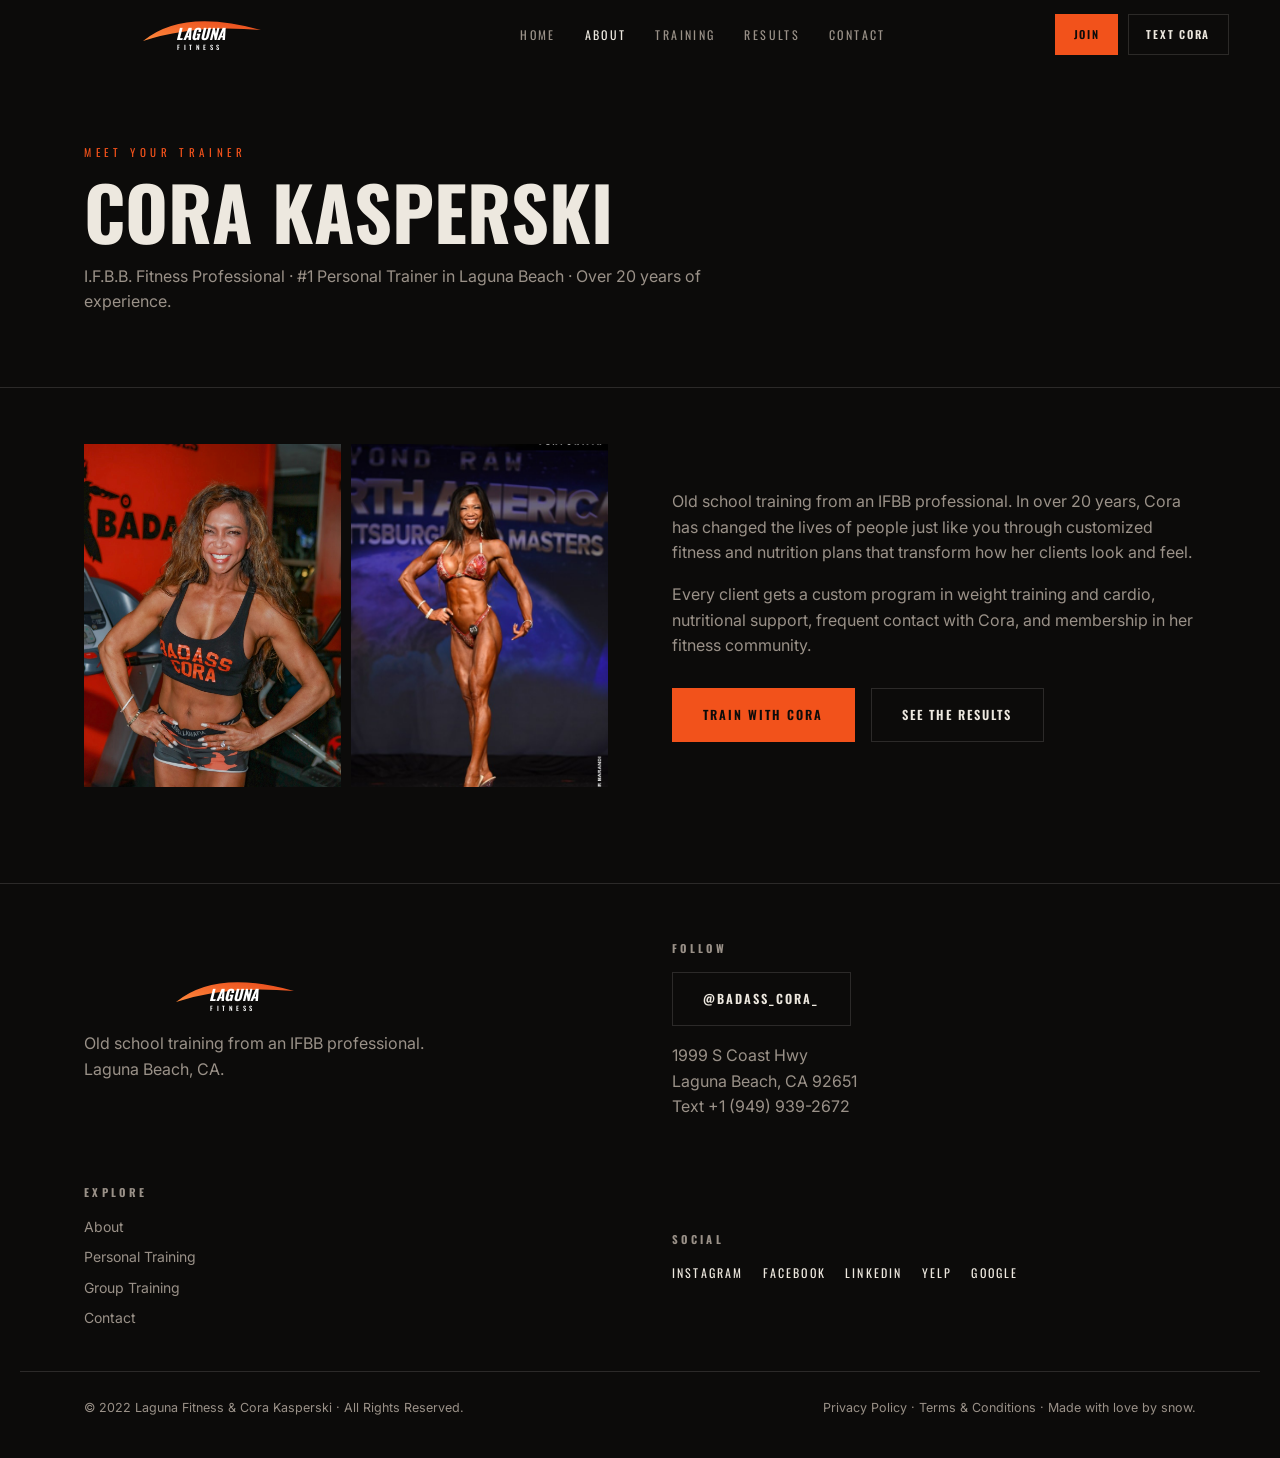
<file: about.html>
<!DOCTYPE html>
<html lang="en">
<head>
<meta charset="UTF-8"><meta name="viewport" content="width=device-width, initial-scale=1.0, viewport-fit=cover">
<title>About — Cora Kasperski | Laguna Fitness</title>
<meta name="description" content="Meet Cora Kasperski — I.F.B.B. Fitness Professional and the #1 personal trainer in Laguna Beach with over 20 years of experience.">
<link rel="icon" href='data:image/svg+xml,<svg xmlns="http://www.w3.org/2000/svg" viewBox="0 0 64 64"><path d="M4 40 Q32 4 60 30 Q28 18 4 40 Z" fill="%23F2521B"/><text x="32" y="56" text-anchor="middle" font-family="Arial" font-weight="bold" font-size="26" fill="white">L</text></svg>'>
<link rel="preconnect" href="https://fonts.googleapis.com"><link rel="preconnect" href="https://fonts.gstatic.com" crossorigin>
<link href="https://fonts.googleapis.com/css2?family=Oswald:wght@400;500;600;700&family=Inter:wght@400;500;600&display=swap" rel="stylesheet">
<link rel="stylesheet" href="styles.css"><script src="site.js" defer></script>
</head>
<body>
<svg width="0" height="0" style="position:absolute" aria-hidden="true"><symbol id="logo-lf" viewBox="0 0 264 76">
<defs><linearGradient id="lfS" x1="0" y1="1" x2="1" y2="0"><stop offset="0" stop-color="#FF8A3D"/><stop offset="1" stop-color="#E8481A"/></linearGradient></defs>
<path d="M 16 50 Q 96 -16 252 28 Q 118 16 16 50 Z" fill="url(#lfS)"/>
<text x="130" y="47" text-anchor="middle" font-family="Oswald,sans-serif" font-size="30" font-weight="700" font-style="italic" fill="#FFFFFF">LAGUNA</text>
<text x="130" y="68" text-anchor="middle" font-family="Oswald,sans-serif" font-size="13" font-weight="500" letter-spacing="7" fill="#FFFFFF">FITNESS</text>
</symbol></svg>

<nav id="nav">
  <a class="brand" href="index.html" aria-label="Laguna Fitness — home"><svg class="logo-svg" role="img" aria-label="Laguna Fitness"><use href="#logo-lf"/></svg></a>
  <div class="links">
    <a href="index.html">Home</a><a class="act" href="about.html">About</a><a href="training.html">Training</a><a href="results.html">Results</a><a href="contact.html">Contact</a>
  </div>
  <div class="nright">
    <a class="btn nav-cta" href="group.html">Join</a>
    <a class="btn ghost nav-cta" href="tel:+19499392672">Text Cora</a>
  </div>
  <button id="burger" aria-label="Menu">☰</button>
</nav>
<div id="mnav"><button id="mclose" aria-label="Close">✕</button>
  <a href="index.html">Home</a><a href="about.html">About</a><a href="training.html">Training</a><a href="results.html">Results</a><a href="contact.html">Contact</a><a href="group.html">Join</a>
  <a class="btn" href="tel:+19499392672">Text +1 (949) 939-2672</a>
</div>

<div class="phero"><div class="wrap">
  <p class="kick">Meet Your Trainer</p><h1 class="h-d">Cora Kasperski</h1>
  <p class="sub">I.F.B.B. Fitness Professional · #1 Personal Trainer in Laguna Beach · Over 20 years of experience.</p>
</div></div>

<section style="padding-top:3.5rem"><div class="wrap cols">
  <div class="imgs2 rev"><img src="assets/cora_portrait.jpg" alt="Cora Kasperski portrait" loading="lazy"><img src="assets/cora_stage.jpg" alt="Cora on the NPC stage" loading="lazy"></div>
  <div><p class="sub rev">Old school training from an IFBB professional. In over 20 years, Cora has changed the lives of people just like you through customized fitness and nutrition plans that transform how her clients look and feel.</p>
    <p class="sub rev" style="margin-top:1rem">Every client gets a custom program in weight training and cardio, nutritional support, frequent contact with Cora, and membership in her fitness community.</p>
    <div class="ctas rev"><a class="btn" href="training.html">Train With Cora</a><a class="btn ghost" href="results.html">See The Results</a></div></div>
</div></section>

<footer><div class="wrap cols">
  <div><svg class="logo-svg" role="img" aria-label="Laguna Fitness"><use href="#logo-lf"/></svg>
    <p class="sub" style="margin-top:1rem">Old school training from an IFBB professional.<br>Laguna Beach, CA.</p></div>
  <div><h4>Follow</h4><a class="btn ghost" href="https://www.instagram.com/badass_cora_/" target="_blank" rel="noopener">@Badass_Cora_</a>
    <p class="sub" style="margin-top:1.1rem">1999 S Coast Hwy<br>Laguna Beach, CA 92651<br><a href="tel:+19499392672">Text +1 (949) 939-2672</a></p></div>
  <div><h4>Explore</h4><div class="fnav"><a href="about.html">About</a><a href="training.html">Personal Training</a><a href="group.html">Group Training</a><a href="contact.html">Contact</a></div></div>
  <div><h4>Social</h4><div class="soc">
    <a href="https://www.instagram.com/badass_cora_/" target="_blank" rel="noopener">Instagram</a>
    <a href="https://www.facebook.com/badasscora" target="_blank" rel="noopener">Facebook</a>
    <a href="https://www.linkedin.com/in/corakasperski" target="_blank" rel="noopener">Linkedin</a>
    <a href="https://www.yelp.com/biz/laguna-fitness-laguna-beach" target="_blank" rel="noopener">Yelp</a>
    <a href="https://maps.google.com/?q=1999+S+Coast+Hwy+Laguna+Beach+CA+92651" target="_blank" rel="noopener">Google</a></div></div>
</div>
<div class="wrap fbot">
  <span>© 2022 Laguna Fitness &amp; Cora Kasperski · All Rights Reserved.</span>
  <span>Privacy Policy · Terms &amp; Conditions · Made with love by snow.</span>
</div></footer>
</body>
</html>
</file>
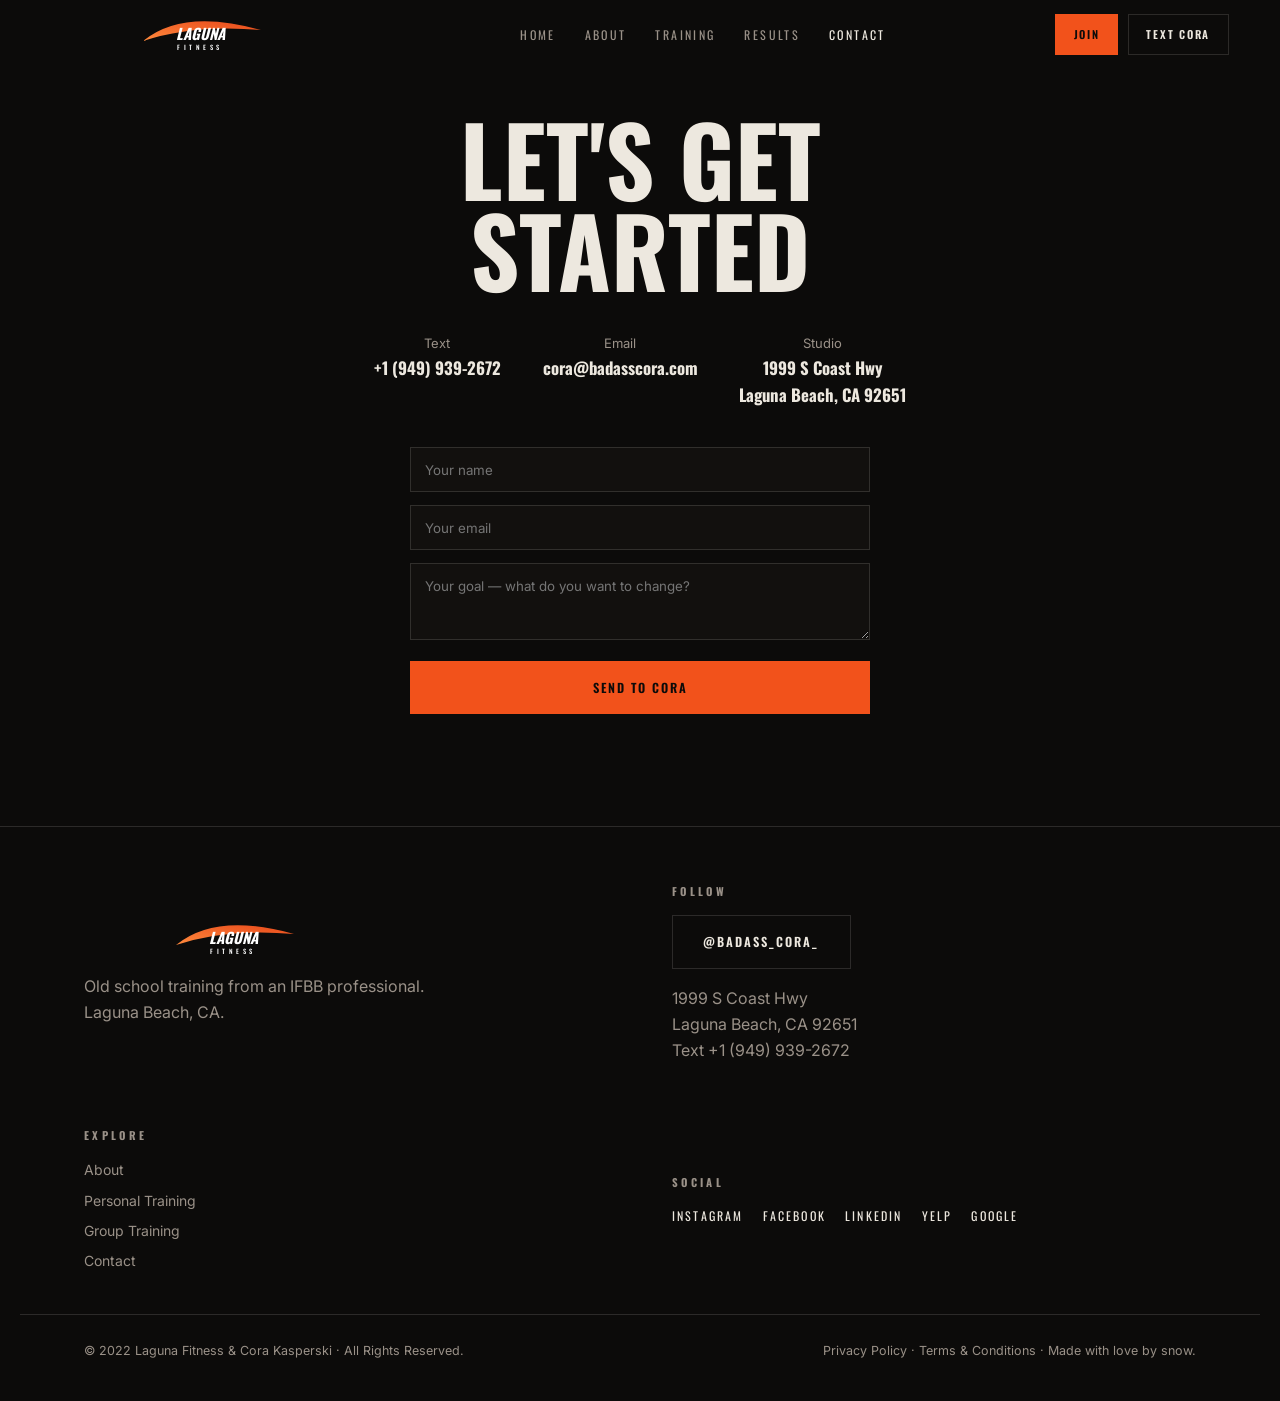
<file: contact.html>
<!DOCTYPE html>
<html lang="en">
<head>
<meta charset="UTF-8"><meta name="viewport" content="width=device-width, initial-scale=1.0, viewport-fit=cover">
<title>Contact — Laguna Fitness</title>
<meta name="description" content="Text Cora at +1 (949) 939-2672 or email cora@badasscora.com. Studio: 1999 S Coast Hwy, Laguna Beach, CA 92651.">
<link rel="icon" href='data:image/svg+xml,<svg xmlns="http://www.w3.org/2000/svg" viewBox="0 0 64 64"><path d="M4 40 Q32 4 60 30 Q28 18 4 40 Z" fill="%23F2521B"/><text x="32" y="56" text-anchor="middle" font-family="Arial" font-weight="bold" font-size="26" fill="white">L</text></svg>'>
<link rel="preconnect" href="https://fonts.googleapis.com"><link rel="preconnect" href="https://fonts.gstatic.com" crossorigin>
<link href="https://fonts.googleapis.com/css2?family=Oswald:wght@400;500;600;700&family=Inter:wght@400;500;600&display=swap" rel="stylesheet">
<link rel="stylesheet" href="styles.css"><script src="site.js" defer></script>
</head>
<body>
<svg width="0" height="0" style="position:absolute" aria-hidden="true"><symbol id="logo-lf" viewBox="0 0 264 76">
<defs><linearGradient id="lfS" x1="0" y1="1" x2="1" y2="0"><stop offset="0" stop-color="#FF8A3D"/><stop offset="1" stop-color="#E8481A"/></linearGradient></defs>
<path d="M 16 50 Q 96 -16 252 28 Q 118 16 16 50 Z" fill="url(#lfS)"/>
<text x="130" y="47" text-anchor="middle" font-family="Oswald,sans-serif" font-size="30" font-weight="700" font-style="italic" fill="#FFFFFF">LAGUNA</text>
<text x="130" y="68" text-anchor="middle" font-family="Oswald,sans-serif" font-size="13" font-weight="500" letter-spacing="7" fill="#FFFFFF">FITNESS</text>
</symbol></svg>

<nav id="nav">
  <a class="brand" href="index.html" aria-label="Laguna Fitness — home"><svg class="logo-svg" role="img" aria-label="Laguna Fitness"><use href="#logo-lf"/></svg></a>
  <div class="links">
    <a href="index.html">Home</a><a href="about.html">About</a><a href="training.html">Training</a><a href="results.html">Results</a><a class="act" href="contact.html">Contact</a>
  </div>
  <div class="nright">
    <a class="btn nav-cta" href="group.html">Join</a>
    <a class="btn ghost nav-cta" href="tel:+19499392672">Text Cora</a>
  </div>
  <button id="burger" aria-label="Menu">☰</button>
</nav>
<div id="mnav"><button id="mclose" aria-label="Close">✕</button>
  <a href="index.html">Home</a><a href="about.html">About</a><a href="training.html">Training</a><a href="results.html">Results</a><a href="contact.html">Contact</a><a href="group.html">Join</a>
  <a class="btn" href="tel:+19499392672">Text +1 (949) 939-2672</a>
</div>

<section id="contact"><div class="wrap">
  <h2 class="h-d rev">Let's Get<br>Started</h2>
  <div class="ways rev">
    <div><span>Text</span><b><a href="tel:+19499392672">+1 (949) 939-2672</a></b></div>
    <div><span>Email</span><b><a href="mailto:cora@badasscora.com">cora@badasscora.com</a></b></div>
    <div><span>Studio</span><b>1999 S Coast Hwy<br>Laguna Beach, CA 92651</b></div>
  </div>
  <form class="cform rev" id="cform">
    <input required id="fName" placeholder="Your name" autocomplete="name">
    <input required id="fEmail" type="email" placeholder="Your email" autocomplete="email">
    <textarea id="fGoal" rows="3" placeholder="Your goal — what do you want to change?"></textarea>
    <button class="btn" type="submit" style="width:100%;justify-content:center">Send To Cora</button>
  </form>
</div></section>

<footer><div class="wrap cols">
  <div><svg class="logo-svg" role="img" aria-label="Laguna Fitness"><use href="#logo-lf"/></svg>
    <p class="sub" style="margin-top:1rem">Old school training from an IFBB professional.<br>Laguna Beach, CA.</p></div>
  <div><h4>Follow</h4><a class="btn ghost" href="https://www.instagram.com/badass_cora_/" target="_blank" rel="noopener">@Badass_Cora_</a>
    <p class="sub" style="margin-top:1.1rem">1999 S Coast Hwy<br>Laguna Beach, CA 92651<br><a href="tel:+19499392672">Text +1 (949) 939-2672</a></p></div>
  <div><h4>Explore</h4><div class="fnav"><a href="about.html">About</a><a href="training.html">Personal Training</a><a href="group.html">Group Training</a><a href="contact.html">Contact</a></div></div>
  <div><h4>Social</h4><div class="soc">
    <a href="https://www.instagram.com/badass_cora_/" target="_blank" rel="noopener">Instagram</a>
    <a href="https://www.facebook.com/badasscora" target="_blank" rel="noopener">Facebook</a>
    <a href="https://www.linkedin.com/in/corakasperski" target="_blank" rel="noopener">Linkedin</a>
    <a href="https://www.yelp.com/biz/laguna-fitness-laguna-beach" target="_blank" rel="noopener">Yelp</a>
    <a href="https://maps.google.com/?q=1999+S+Coast+Hwy+Laguna+Beach+CA+92651" target="_blank" rel="noopener">Google</a></div></div>
</div>
<div class="wrap fbot">
  <span>© 2022 Laguna Fitness &amp; Cora Kasperski · All Rights Reserved.</span>
  <span>Privacy Policy · Terms &amp; Conditions · Made with love by snow.</span>
</div></footer>

<script>
document.getElementById('cform').addEventListener('submit',function(e){e.preventDefault();
location.href='mailto:cora@badasscora.com?subject='+encodeURIComponent('Training Inquiry — '+fName.value)+'&body='+encodeURIComponent('Name: '+fName.value+'\nEmail: '+fEmail.value+'\nGoal: '+fGoal.value);});
</script>
</body>
</html>
</file>
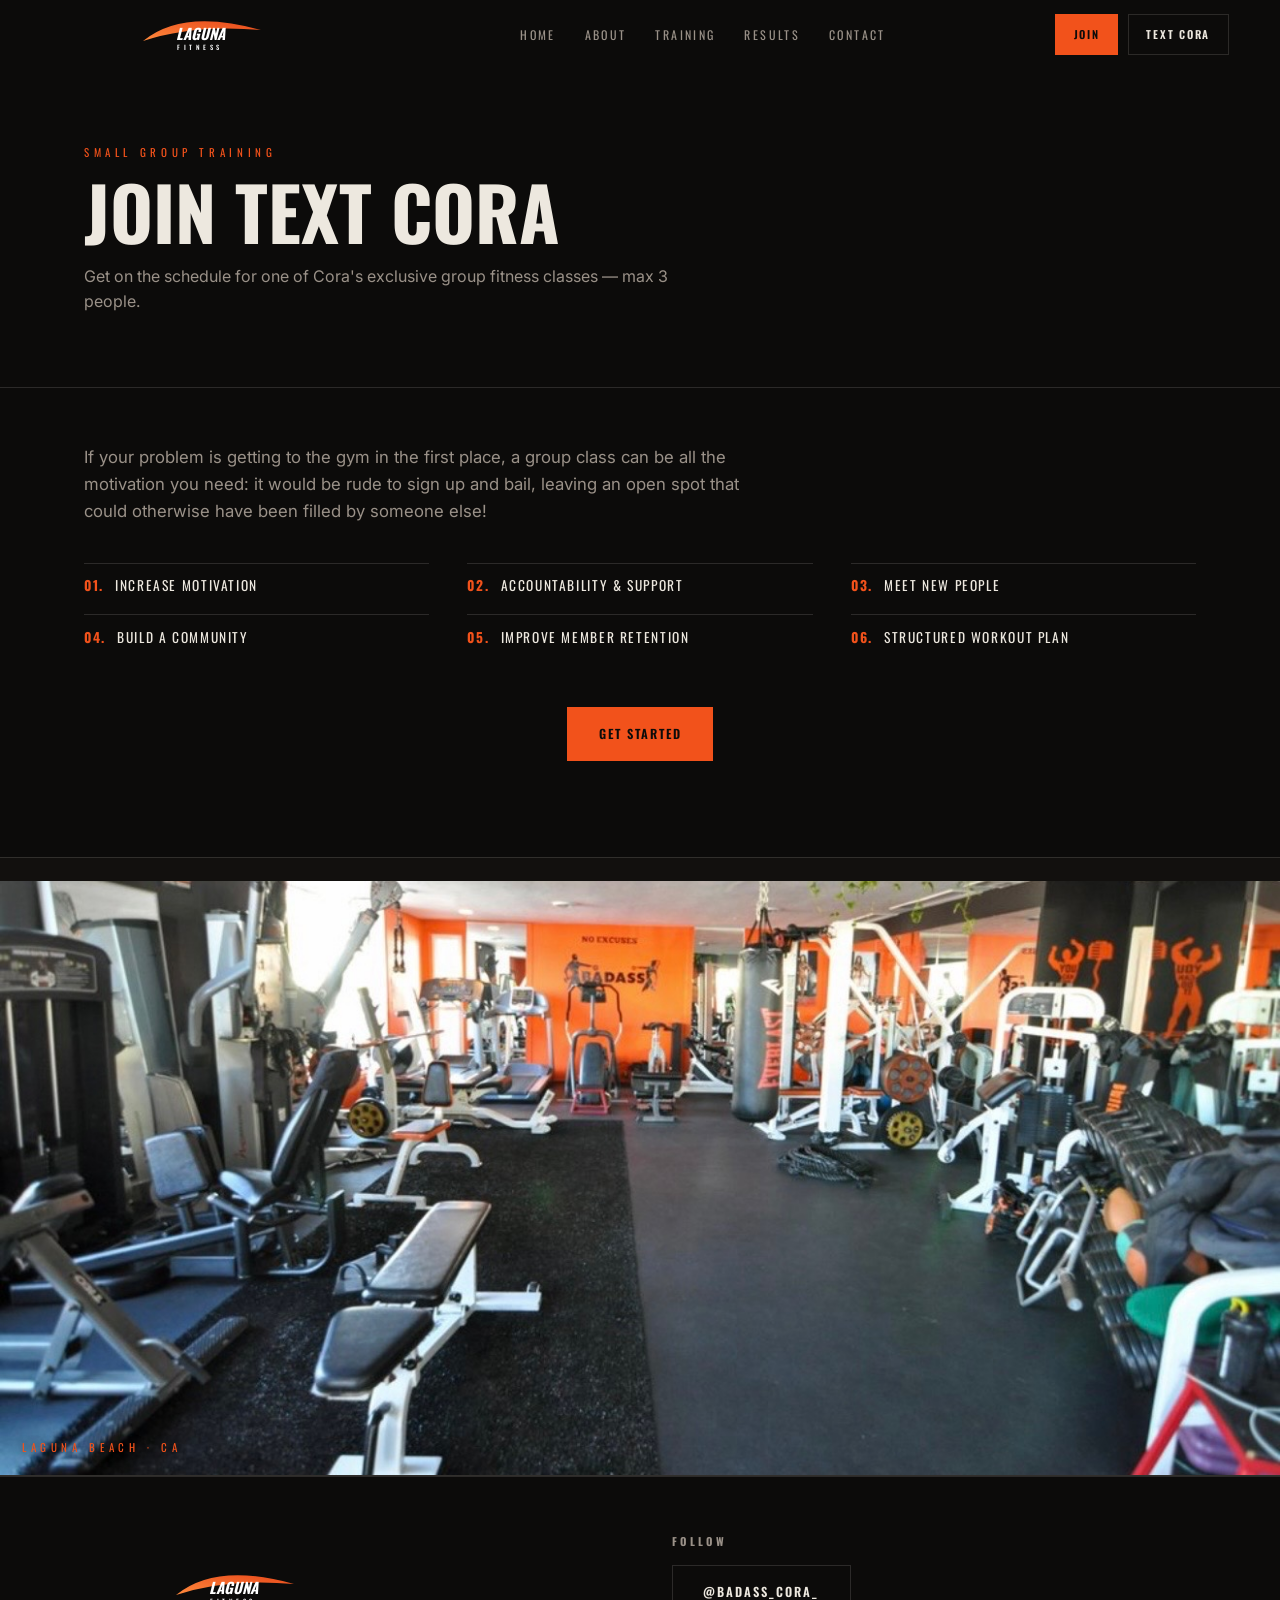
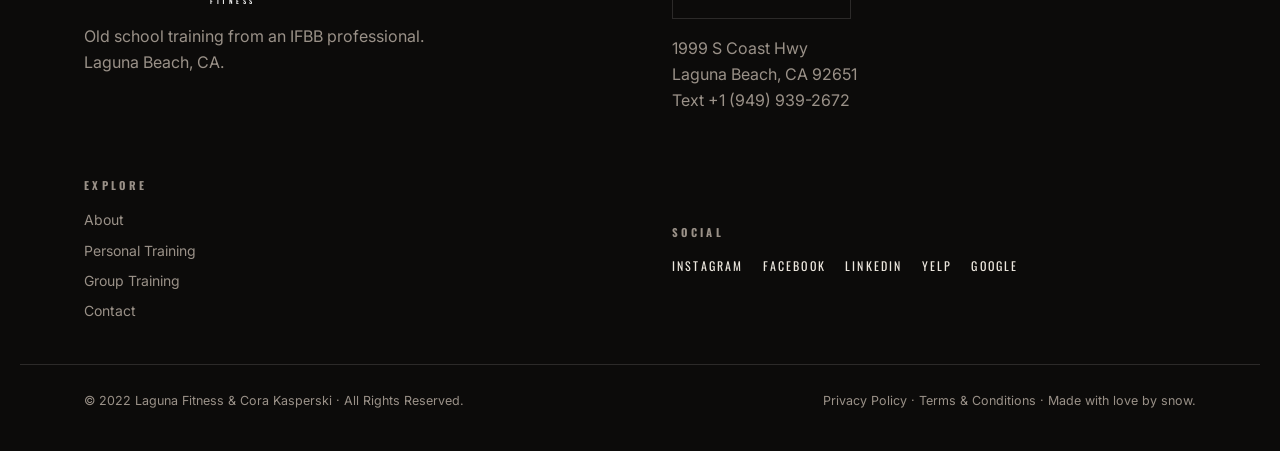
<file: group.html>
<!DOCTYPE html>
<html lang="en">
<head>
<meta charset="UTF-8"><meta name="viewport" content="width=device-width, initial-scale=1.0, viewport-fit=cover">
<title>Small Group Training — Laguna Fitness</title>
<meta name="description" content="Join one of Cora's exclusive small group fitness classes in Laguna Beach — max 3 people. Motivation, accountability, community.">
<link rel="icon" href='data:image/svg+xml,<svg xmlns="http://www.w3.org/2000/svg" viewBox="0 0 64 64"><path d="M4 40 Q32 4 60 30 Q28 18 4 40 Z" fill="%23F2521B"/><text x="32" y="56" text-anchor="middle" font-family="Arial" font-weight="bold" font-size="26" fill="white">L</text></svg>'>
<link rel="preconnect" href="https://fonts.googleapis.com"><link rel="preconnect" href="https://fonts.gstatic.com" crossorigin>
<link href="https://fonts.googleapis.com/css2?family=Oswald:wght@400;500;600;700&family=Inter:wght@400;500;600&display=swap" rel="stylesheet">
<link rel="stylesheet" href="styles.css"><script src="site.js" defer></script>
</head>
<body>
<svg width="0" height="0" style="position:absolute" aria-hidden="true"><symbol id="logo-lf" viewBox="0 0 264 76">
<defs><linearGradient id="lfS" x1="0" y1="1" x2="1" y2="0"><stop offset="0" stop-color="#FF8A3D"/><stop offset="1" stop-color="#E8481A"/></linearGradient></defs>
<path d="M 16 50 Q 96 -16 252 28 Q 118 16 16 50 Z" fill="url(#lfS)"/>
<text x="130" y="47" text-anchor="middle" font-family="Oswald,sans-serif" font-size="30" font-weight="700" font-style="italic" fill="#FFFFFF">LAGUNA</text>
<text x="130" y="68" text-anchor="middle" font-family="Oswald,sans-serif" font-size="13" font-weight="500" letter-spacing="7" fill="#FFFFFF">FITNESS</text>
</symbol></svg>

<nav id="nav">
  <a class="brand" href="index.html" aria-label="Laguna Fitness — home"><svg class="logo-svg" role="img" aria-label="Laguna Fitness"><use href="#logo-lf"/></svg></a>
  <div class="links">
    <a href="index.html">Home</a><a href="about.html">About</a><a href="training.html">Training</a><a href="results.html">Results</a><a href="contact.html">Contact</a>
  </div>
  <div class="nright">
    <a class="btn nav-cta" href="group.html">Join</a>
    <a class="btn ghost nav-cta" href="tel:+19499392672">Text Cora</a>
  </div>
  <button id="burger" aria-label="Menu">☰</button>
</nav>
<div id="mnav"><button id="mclose" aria-label="Close">✕</button>
  <a href="index.html">Home</a><a href="about.html">About</a><a href="training.html">Training</a><a href="results.html">Results</a><a href="contact.html">Contact</a><a href="group.html">Join</a>
  <a class="btn" href="tel:+19499392672">Text +1 (949) 939-2672</a>
</div>

<div class="phero"><div class="wrap">
  <p class="kick">Small Group Training</p><h1 class="h-d">Join Text Cora</h1>
  <p class="sub">Get on the schedule for one of Cora's exclusive group fitness classes — max 3 people.</p>
</div></div>

<section style="padding-top:3.5rem"><div class="wrap">
  <p class="sub rev" style="font-size:1.05rem">If your problem is getting to the gym in the first place, a group class can be all the motivation you need: it would be rude to sign up and bail, leaving an open spot that could otherwise have been filled by someone else!</p>
  <div class="bens rev">
    <div><b>01.</b>Increase Motivation</div><div><b>02.</b>Accountability &amp; Support</div><div><b>03.</b>Meet New People</div>
    <div><b>04.</b>Build A Community</div><div><b>05.</b>Improve Member Retention</div><div><b>06.</b>Structured Workout Plan</div>
  </div>
  <div style="text-align:center;margin-top:3rem" class="rev"><a class="btn" href="tel:+19499392672">Get Started</a></div>
</div></section>

<section class="alt" style="padding:0"><figure class="comm-photo"><img src="assets/studio_floor_01.jpg" alt="Group training floor at Laguna Fitness" loading="lazy"><figcaption class="kick">Laguna Beach · CA</figcaption></figure></section>

<footer><div class="wrap cols">
  <div><svg class="logo-svg" role="img" aria-label="Laguna Fitness"><use href="#logo-lf"/></svg>
    <p class="sub" style="margin-top:1rem">Old school training from an IFBB professional.<br>Laguna Beach, CA.</p></div>
  <div><h4>Follow</h4><a class="btn ghost" href="https://www.instagram.com/badass_cora_/" target="_blank" rel="noopener">@Badass_Cora_</a>
    <p class="sub" style="margin-top:1.1rem">1999 S Coast Hwy<br>Laguna Beach, CA 92651<br><a href="tel:+19499392672">Text +1 (949) 939-2672</a></p></div>
  <div><h4>Explore</h4><div class="fnav"><a href="about.html">About</a><a href="training.html">Personal Training</a><a href="group.html">Group Training</a><a href="contact.html">Contact</a></div></div>
  <div><h4>Social</h4><div class="soc">
    <a href="https://www.instagram.com/badass_cora_/" target="_blank" rel="noopener">Instagram</a>
    <a href="https://www.facebook.com/badasscora" target="_blank" rel="noopener">Facebook</a>
    <a href="https://www.linkedin.com/in/corakasperski" target="_blank" rel="noopener">Linkedin</a>
    <a href="https://www.yelp.com/biz/laguna-fitness-laguna-beach" target="_blank" rel="noopener">Yelp</a>
    <a href="https://maps.google.com/?q=1999+S+Coast+Hwy+Laguna+Beach+CA+92651" target="_blank" rel="noopener">Google</a></div></div>
</div>
<div class="wrap fbot">
  <span>© 2022 Laguna Fitness &amp; Cora Kasperski · All Rights Reserved.</span>
  <span>Privacy Policy · Terms &amp; Conditions · Made with love by snow.</span>
</div></footer>
</body>
</html>
</file>
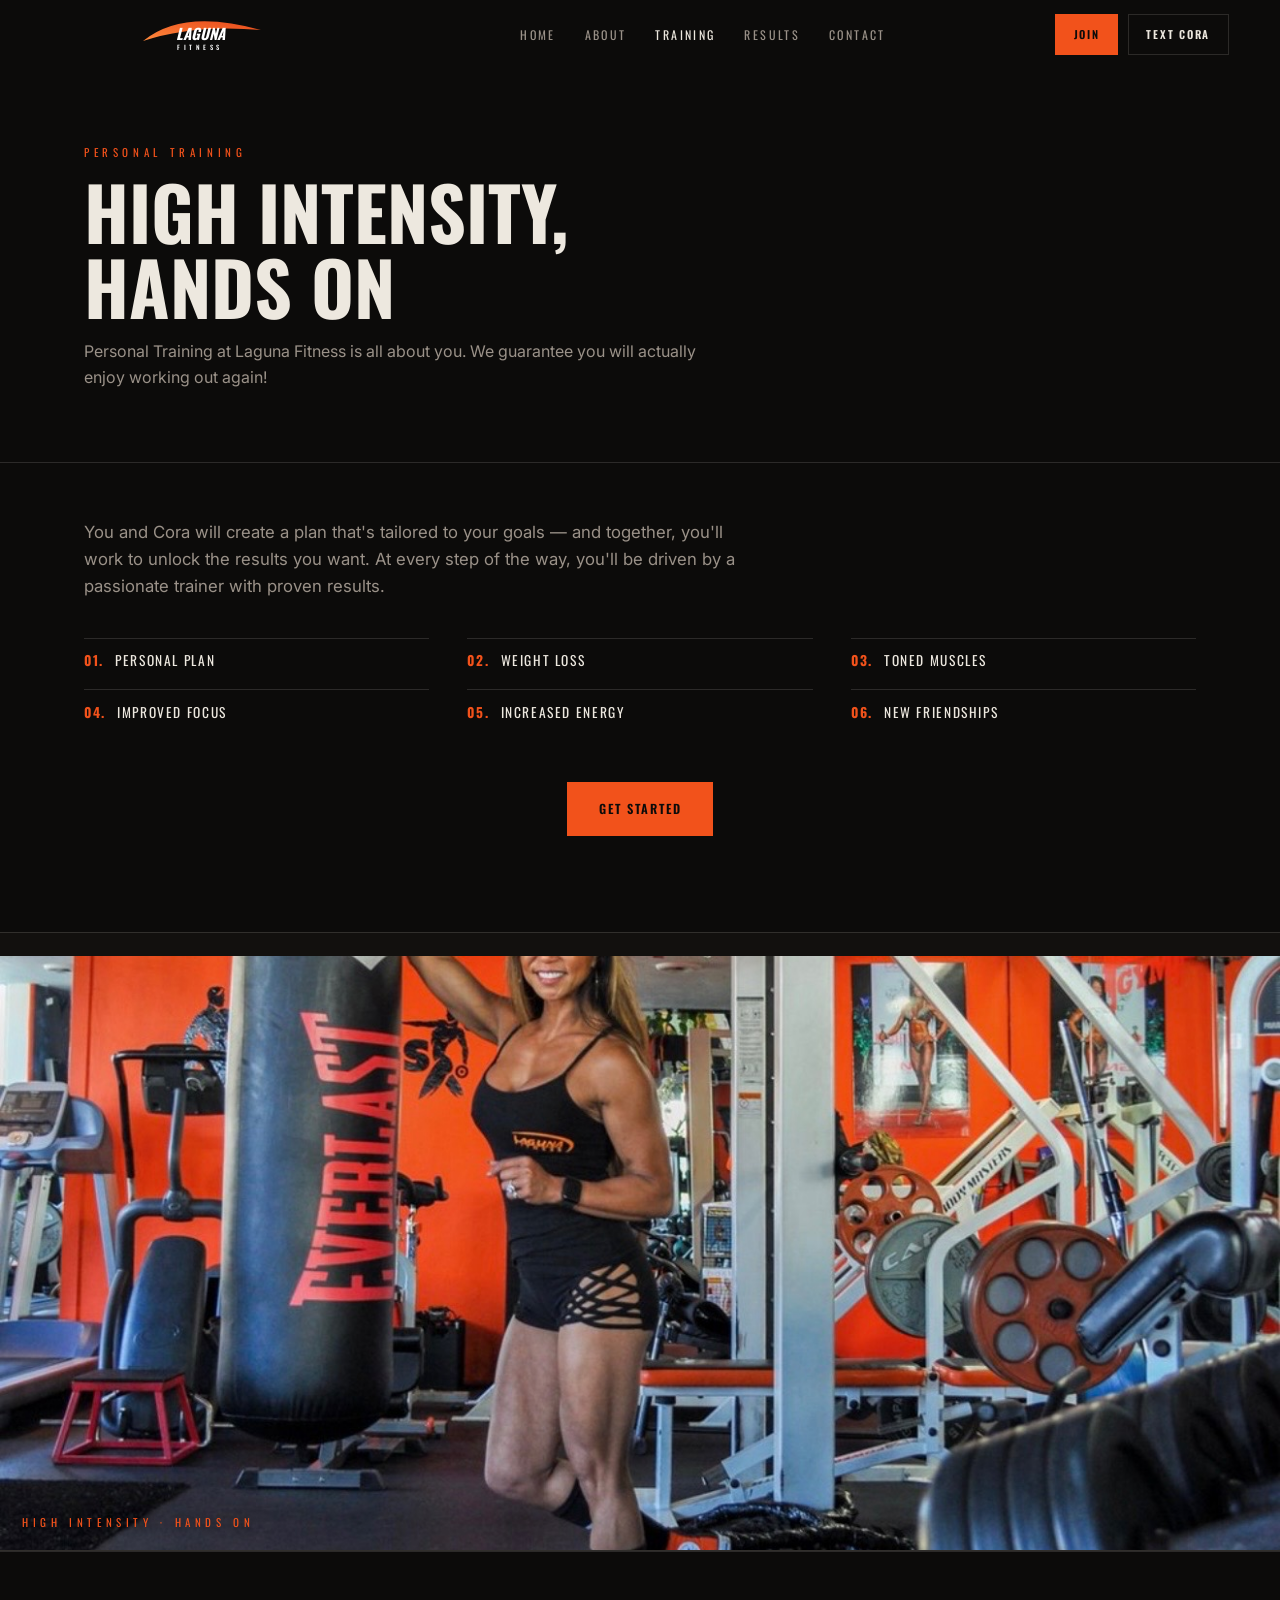
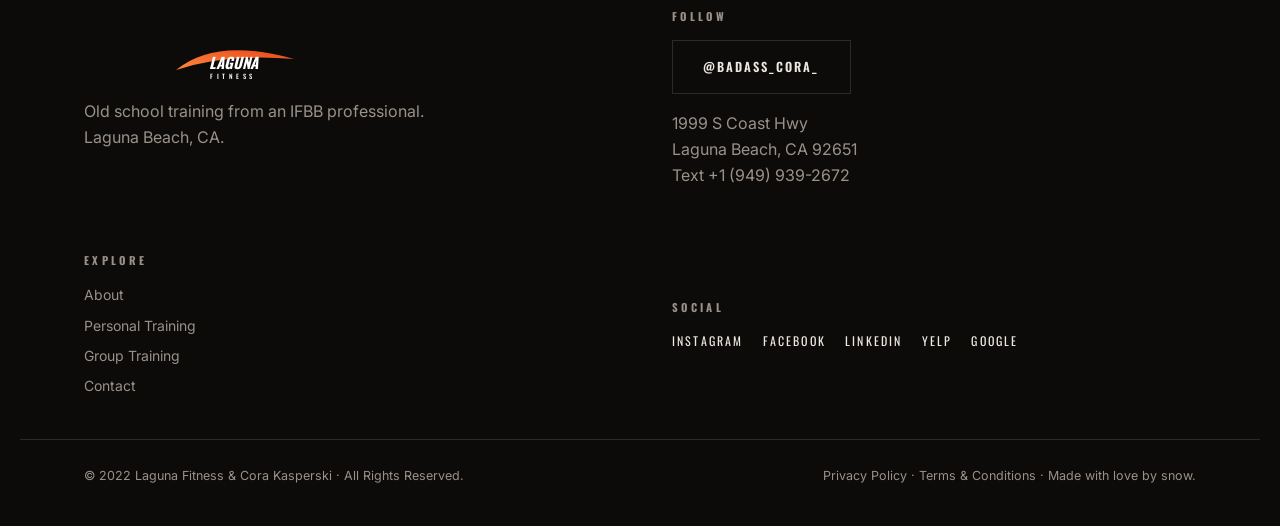
<file: training.html>
<!DOCTYPE html>
<html lang="en">
<head>
<meta charset="UTF-8"><meta name="viewport" content="width=device-width, initial-scale=1.0, viewport-fit=cover">
<title>Personal Training — Laguna Fitness</title>
<meta name="description" content="Personal training at Laguna Fitness is all about you. A plan tailored to your goals with a passionate trainer with proven results.">
<link rel="icon" href='data:image/svg+xml,<svg xmlns="http://www.w3.org/2000/svg" viewBox="0 0 64 64"><path d="M4 40 Q32 4 60 30 Q28 18 4 40 Z" fill="%23F2521B"/><text x="32" y="56" text-anchor="middle" font-family="Arial" font-weight="bold" font-size="26" fill="white">L</text></svg>'>
<link rel="preconnect" href="https://fonts.googleapis.com"><link rel="preconnect" href="https://fonts.gstatic.com" crossorigin>
<link href="https://fonts.googleapis.com/css2?family=Oswald:wght@400;500;600;700&family=Inter:wght@400;500;600&display=swap" rel="stylesheet">
<link rel="stylesheet" href="styles.css"><script src="site.js" defer></script>
</head>
<body>
<svg width="0" height="0" style="position:absolute" aria-hidden="true"><symbol id="logo-lf" viewBox="0 0 264 76">
<defs><linearGradient id="lfS" x1="0" y1="1" x2="1" y2="0"><stop offset="0" stop-color="#FF8A3D"/><stop offset="1" stop-color="#E8481A"/></linearGradient></defs>
<path d="M 16 50 Q 96 -16 252 28 Q 118 16 16 50 Z" fill="url(#lfS)"/>
<text x="130" y="47" text-anchor="middle" font-family="Oswald,sans-serif" font-size="30" font-weight="700" font-style="italic" fill="#FFFFFF">LAGUNA</text>
<text x="130" y="68" text-anchor="middle" font-family="Oswald,sans-serif" font-size="13" font-weight="500" letter-spacing="7" fill="#FFFFFF">FITNESS</text>
</symbol></svg>

<nav id="nav">
  <a class="brand" href="index.html" aria-label="Laguna Fitness — home"><svg class="logo-svg" role="img" aria-label="Laguna Fitness"><use href="#logo-lf"/></svg></a>
  <div class="links">
    <a href="index.html">Home</a><a href="about.html">About</a><a class="act" href="training.html">Training</a><a href="results.html">Results</a><a href="contact.html">Contact</a>
  </div>
  <div class="nright">
    <a class="btn nav-cta" href="group.html">Join</a>
    <a class="btn ghost nav-cta" href="tel:+19499392672">Text Cora</a>
  </div>
  <button id="burger" aria-label="Menu">☰</button>
</nav>
<div id="mnav"><button id="mclose" aria-label="Close">✕</button>
  <a href="index.html">Home</a><a href="about.html">About</a><a href="training.html">Training</a><a href="results.html">Results</a><a href="contact.html">Contact</a><a href="group.html">Join</a>
  <a class="btn" href="tel:+19499392672">Text +1 (949) 939-2672</a>
</div>

<div class="phero"><div class="wrap">
  <p class="kick">Personal Training</p><h1 class="h-d">High Intensity,<br>Hands On</h1>
  <p class="sub">Personal Training at Laguna Fitness is all about you. We guarantee you will actually enjoy working out again!</p>
</div></div>

<section style="padding-top:3.5rem"><div class="wrap">
  <p class="sub rev" style="font-size:1.05rem">You and Cora will create a plan that's tailored to your goals — and together, you'll work to unlock the results you want. At every step of the way, you'll be driven by a passionate trainer with proven results.</p>
  <div class="bens rev">
    <div><b>01.</b>Personal Plan</div><div><b>02.</b>Weight Loss</div><div><b>03.</b>Toned Muscles</div>
    <div><b>04.</b>Improved Focus</div><div><b>05.</b>Increased Energy</div><div><b>06.</b>New Friendships</div>
  </div>
  <div style="text-align:center;margin-top:3rem" class="rev"><a class="btn" href="tel:+19499392672">Get Started</a></div>
</div></section>

<section class="alt" style="padding:0"><figure class="comm-photo"><img src="assets/studio_cora_bag.jpg" alt="Cora coaching at the heavy bag" loading="lazy"><figcaption class="kick">High Intensity · Hands On</figcaption></figure></section>

<footer><div class="wrap cols">
  <div><svg class="logo-svg" role="img" aria-label="Laguna Fitness"><use href="#logo-lf"/></svg>
    <p class="sub" style="margin-top:1rem">Old school training from an IFBB professional.<br>Laguna Beach, CA.</p></div>
  <div><h4>Follow</h4><a class="btn ghost" href="https://www.instagram.com/badass_cora_/" target="_blank" rel="noopener">@Badass_Cora_</a>
    <p class="sub" style="margin-top:1.1rem">1999 S Coast Hwy<br>Laguna Beach, CA 92651<br><a href="tel:+19499392672">Text +1 (949) 939-2672</a></p></div>
  <div><h4>Explore</h4><div class="fnav"><a href="about.html">About</a><a href="training.html">Personal Training</a><a href="group.html">Group Training</a><a href="contact.html">Contact</a></div></div>
  <div><h4>Social</h4><div class="soc">
    <a href="https://www.instagram.com/badass_cora_/" target="_blank" rel="noopener">Instagram</a>
    <a href="https://www.facebook.com/badasscora" target="_blank" rel="noopener">Facebook</a>
    <a href="https://www.linkedin.com/in/corakasperski" target="_blank" rel="noopener">Linkedin</a>
    <a href="https://www.yelp.com/biz/laguna-fitness-laguna-beach" target="_blank" rel="noopener">Yelp</a>
    <a href="https://maps.google.com/?q=1999+S+Coast+Hwy+Laguna+Beach+CA+92651" target="_blank" rel="noopener">Google</a></div></div>
</div>
<div class="wrap fbot">
  <span>© 2022 Laguna Fitness &amp; Cora Kasperski · All Rights Reserved.</span>
  <span>Privacy Policy · Terms &amp; Conditions · Made with love by snow.</span>
</div></footer>
</body>
</html>
</file>
<file: styles.css>
:root{--bg:#0C0B0A;--bg2:#12100E;--ink:#EDE8DF;--mut:#9A9188;--line:rgba(237,232,223,.14);--acc:#F2521B;--acc-hi:#FF6A33;--disp:'Oswald',sans-serif;--body:'Inter',sans-serif;--max:1240px}
*{box-sizing:border-box;margin:0}html{scroll-behavior:smooth}
body{background:var(--bg);color:var(--ink);font-family:var(--body);line-height:1.6;-webkit-font-smoothing:antialiased}
img{display:block;max-width:100%}a{color:inherit;text-decoration:none}
.wrap{max-width:var(--max);margin:0 auto;padding:0 5vw}
.kick{font-family:var(--disp);font-size:11px;letter-spacing:.42em;color:var(--acc);text-transform:uppercase}
.h-d{font-family:var(--disp);font-weight:700;text-transform:uppercase;line-height:1.02}
.sub{color:var(--mut);max-width:62ch}
.js .rev{opacity:0;transform:translateY(26px);transition:opacity .8s cubic-bezier(.2,.6,.2,1),transform .8s cubic-bezier(.2,.6,.2,1)}
.js .rev.in{opacity:1;transform:none}
.btn{display:inline-flex;align-items:center;gap:.6rem;font-family:var(--disp);font-weight:600;letter-spacing:.16em;font-size:12.5px;text-transform:uppercase;padding:1rem 1.9rem;border:1px solid var(--acc);background:var(--acc);color:#0C0B0A;cursor:pointer;transition:.25s}
.btn:hover{background:var(--acc-hi);border-color:var(--acc-hi)}
.btn.ghost{background:transparent;color:var(--ink);border-color:var(--line)}
.btn.ghost:hover{border-color:var(--acc);color:var(--acc)}
.logo-svg{height:38px;width:auto;display:block}
#nav{position:fixed;inset:0 0 auto;z-index:30;display:flex;align-items:center;justify-content:space-between;gap:1rem;padding:.9rem 4vw;transition:.3s}
#nav.solid{background:rgba(12,11,10,.94);backdrop-filter:blur(10px);border-bottom:1px solid var(--line)}
#nav .links{display:flex;gap:1.8rem;font-family:var(--disp);font-size:12px;letter-spacing:.2em;text-transform:uppercase}
#nav .links a{color:var(--mut)}#nav .links a.act,#nav .links a:hover{color:var(--ink)}
.nright{display:flex;gap:.6rem}
.nav-cta{padding:.65rem 1.1rem;font-size:11px}
#burger{display:none;background:none;border:1px solid var(--line);color:var(--ink);font-size:1.05rem;padding:.45rem .7rem;cursor:pointer}
#mnav{position:fixed;inset:0;background:rgba(12,11,10,.98);z-index:40;display:none;flex-direction:column;align-items:center;justify-content:center;gap:1.5rem}
#mnav.open{display:flex}
#mnav a{font-family:var(--disp);font-size:1.3rem;letter-spacing:.2em;text-transform:uppercase}
#mclose{position:absolute;top:1.1rem;right:1.3rem;background:none;border:0;color:var(--ink);font-size:1.5rem;cursor:pointer}
.hero{min-height:100svh;position:relative;display:flex;align-items:flex-end}
.hero .bg{position:absolute;inset:0;background:var(--himg) center 28%/cover;opacity:.55}
.hero::after{content:'';position:absolute;inset:0;background:linear-gradient(180deg,rgba(12,11,10,.5),rgba(12,11,10,.08) 45%,var(--bg))}
.hero .wrap{position:relative;z-index:2;padding-bottom:9vh;width:100%}
.hero h1{font-size:clamp(2.5rem,6.6vw,5.2rem);max-width:15ch;margin:.9rem 0 1rem}
.tag{font-family:var(--disp);text-transform:uppercase;letter-spacing:.14em;opacity:.85}
.ctas{display:flex;gap:1rem;flex-wrap:wrap;margin-top:1.8rem}
.facts{display:flex;gap:2.4rem;margin-top:2.6rem;flex-wrap:wrap}
.facts b{font-family:var(--disp);font-size:1.5rem;display:block;color:var(--acc)}
.facts span{font-size:11.5px;letter-spacing:.18em;text-transform:uppercase;color:var(--mut)}
section{padding:6rem 0}.sec-head{margin-bottom:2.6rem}.sec-head h2{font-size:clamp(1.9rem,4.4vw,3.2rem);margin:.6rem 0 1rem}
.alt{background:var(--bg2);border-top:1px solid var(--line);border-bottom:1px solid var(--line)}
.phero{padding:16vh 0 4.5rem;border-bottom:1px solid var(--line)}
.phero h1{font-size:clamp(2.4rem,6vw,4.6rem);margin:.7rem 0 1rem}
.moment{position:relative;height:185vh}
.moment .stick{position:sticky;top:0;height:100svh;display:grid;place-items:center;overflow:hidden}
.ba{position:relative;height:min(84vh,840px);aspect-ratio:4/5;max-width:92vw;background:#000;overflow:hidden;box-shadow:0 30px 80px rgba(0,0,0,.55)}
.ba img{position:absolute;inset:0;width:100%;height:100%;object-fit:cover;transform:scale(var(--z,1.05));will-change:transform;filter:contrast(1.03) saturate(1.04)}
.ba .after{clip-path:inset(0 0 0 var(--pos,50%))}
.ba .div{position:absolute;top:0;bottom:0;left:var(--pos,50%);width:2px;margin-left:-1px;background:#EDE8DF;box-shadow:0 0 14px rgba(0,0,0,.6)}
.ba .div::after{content:'◂ ▸';position:absolute;top:50%;left:50%;transform:translate(-50%,-50%);font-size:10px;color:#fff;background:rgba(12,11,10,.55);padding:.3rem .5rem;letter-spacing:.2em;white-space:nowrap}
.balab{position:absolute;bottom:14px;font-family:var(--disp);font-size:10.5px;letter-spacing:.34em;color:#fff;text-transform:uppercase;text-shadow:0 1px 8px rgba(0,0,0,.85)}
.balab.b{left:16px}.balab.a{right:16px}
.mlab{position:absolute;top:22px;left:50%;transform:translateX(-50%);text-align:center;text-shadow:0 1px 8px rgba(0,0,0,.85)}
.mlab b{display:block;font-family:var(--disp);font-size:13px;letter-spacing:.4em;text-transform:uppercase;color:#fff}
.grain::after{content:'';position:absolute;inset:0;pointer-events:none;opacity:.06;mix-blend-mode:overlay;background-image:url("data:image/svg+xml,%3Csvg xmlns='http://www.w3.org/2000/svg' width='120' height='120'%3E%3Cfilter id='n'%3E%3CfeTurbulence type='fractalNoise' baseFrequency='.9' numOctaves='2'/%3E%3C/filter%3E%3Crect width='120' height='120' filter='url(%23n)'/%3E%3C/svg%3E")}
.ba.static{height:auto;aspect-ratio:4/5;width:min(520px,100%)}
.st-grid{display:grid;grid-template-columns:repeat(4,1fr);gap:10px}
.st-grid figure{position:relative;overflow:hidden}
.st-grid img{width:100%;height:100%;object-fit:cover;aspect-ratio:3/4;transition:transform .6s}
.st-grid figure:hover img{transform:scale(1.04)}
.st-grid figcaption{position:absolute;left:12px;bottom:10px;font-family:var(--disp);font-size:11px;letter-spacing:.22em;text-transform:uppercase;text-shadow:0 1px 8px rgba(0,0,0,.8)}
.comm-photo{position:relative;margin-top:1.4rem}
.comm-photo img{width:100%;height:clamp(320px,66vh,620px);object-fit:cover}
.comm-photo figcaption{position:absolute;left:22px;bottom:18px;text-shadow:0 1px 10px rgba(0,0,0,.7)}
.cols{display:grid;grid-template-columns:1fr 1fr;gap:4rem;align-items:center}
.imgs2{display:grid;grid-template-columns:1fr 1fr;gap:10px}.imgs2 img{width:100%;object-fit:cover;aspect-ratio:3/4}
#up{background:var(--acc);color:#0C0B0A;text-align:center}
#up h2{font-size:clamp(2.2rem,5.6vw,4.2rem)}
#up .btn{background:#0C0B0A;border-color:#0C0B0A;color:#EDE8DF;margin-top:1.8rem}
.cards{display:grid;grid-template-columns:repeat(3,1fr);gap:14px}
.card{border:1px solid var(--line);padding:2rem;background:var(--bg2)}
.card h3{font-family:var(--disp);text-transform:uppercase;font-size:1.25rem;margin:.7rem 0 .5rem}
.card p{color:var(--mut);font-size:.95rem}
.card .btn{margin-top:1.3rem;padding:.7rem 1.2rem;font-size:11px}
.bens{display:grid;grid-template-columns:repeat(3,1fr);gap:.4rem 2.4rem;margin-top:2.4rem}
.bens div{padding:.7rem 0;border-top:1px solid var(--line);font-family:var(--disp);font-size:13.5px;letter-spacing:.12em;text-transform:uppercase}
.bens div b{color:var(--acc);margin-right:.7rem}
.t{display:grid;grid-template-columns:repeat(3,1fr);gap:2.6rem}
.t blockquote{font-family:var(--disp);font-size:1.12rem;line-height:1.55;text-transform:uppercase}
.t cite{display:block;margin-top:.9rem;font-style:normal;color:var(--acc);letter-spacing:.24em;font-size:12px;font-family:var(--disp)}
.yelp{margin-top:2.6rem;padding-top:1.8rem;border-top:1px solid var(--line);display:flex;gap:1rem;align-items:center;flex-wrap:wrap}
.stars{color:var(--acc);letter-spacing:.2em}
#gram .row{display:grid;grid-template-columns:repeat(4,1fr);gap:10px;margin-top:1.8rem}
#gram .row img{width:100%;aspect-ratio:1;object-fit:cover}
#contact{text-align:center;padding:7rem 0}
#contact h2{font-size:clamp(2.8rem,8vw,6rem);line-height:.95}
.ways{display:flex;gap:2.6rem;justify-content:center;flex-wrap:wrap;margin-top:2.2rem}
.ways b{font-family:var(--disp);display:block;font-size:1.05rem}
.ways span{color:var(--mut);font-size:13px}
.cform{max-width:460px;margin:2.4rem auto 0;text-align:left}
.cform input,.cform textarea{width:100%;background:var(--bg2);border:1px solid var(--line);color:var(--ink);padding:.85rem;margin-bottom:.8rem;font-family:var(--body)}
footer{border-top:1px solid var(--line);padding:3.5rem 0 2.5rem}
footer h4{font-family:var(--disp);letter-spacing:.3em;font-size:11px;text-transform:uppercase;color:var(--mut);margin-bottom:.9rem}
footer .soc{display:flex;gap:1.2rem;flex-wrap:wrap;font-family:var(--disp);font-size:12px;letter-spacing:.18em;text-transform:uppercase}
footer .soc a:hover{color:var(--acc)}
footer .fnav{display:grid;gap:.5rem;font-size:14px;color:var(--mut)}
footer .fnav a:hover{color:var(--ink)}
.fbot{margin-top:2.6rem;padding-top:1.6rem;border-top:1px solid var(--line);display:flex;justify-content:space-between;gap:1rem;flex-wrap:wrap;color:var(--mut);font-size:12.5px}
@media(max-width:900px){#nav .links,.nright{display:none}#burger{display:block}
.cols{grid-template-columns:1fr}.st-grid{grid-template-columns:repeat(2,1fr)}.cards{grid-template-columns:1fr}
.bens{grid-template-columns:1fr}.t{grid-template-columns:1fr}#gram .row{grid-template-columns:repeat(2,1fr)}
.moment{height:150vh}
.ba{width:100%;height:auto;aspect-ratio:3/4;max-width:none}section{padding:4.2rem 0}}
@media(prefers-reduced-motion:reduce){html{scroll-behavior:auto}.js .rev{transition:none;opacity:1;transform:none}}
</file>
